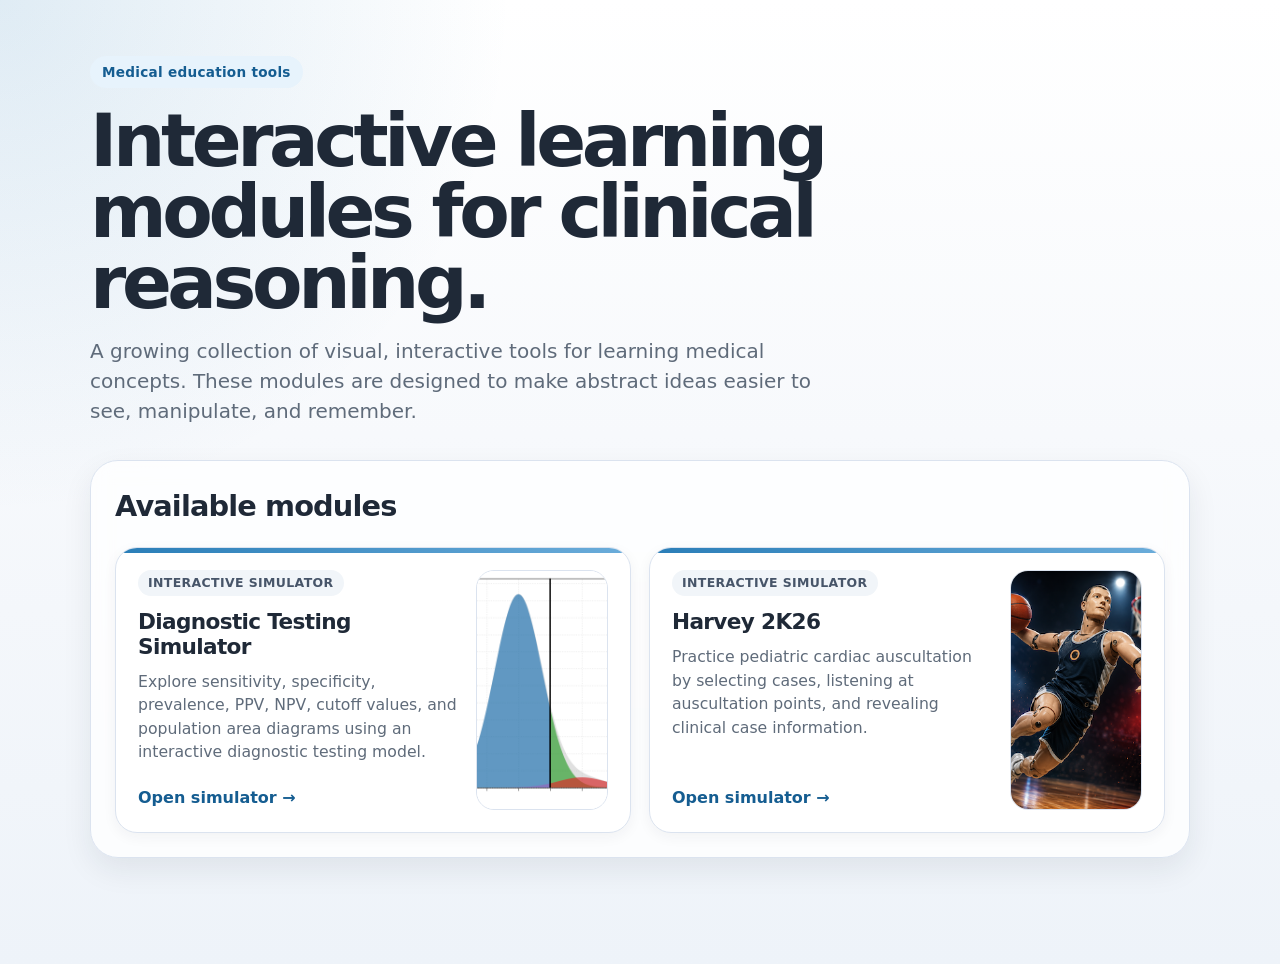
<file: index.html>
<!DOCTYPE html>
<html lang="en">
<head>
  <meta charset="UTF-8" />
  <meta name="viewport" content="width=device-width, initial-scale=1.0" />
  <title>Medical Education Tools</title>
  <link rel="stylesheet" href="assets/shared/css/meded-shared.css">
</head>
<body>
  <main class="page">
    <header>
      <span class="eyebrow">Medical education tools</span>
      <h1>Interactive learning modules for clinical reasoning.</h1>
      <p class="description">
        A growing collection of visual, interactive tools for learning medical concepts. These modules are designed to make abstract ideas easier to see, manipulate, and remember.
      </p>
    </header>

    <section class="hero-card" aria-labelledby="tools-heading">
      <div class="section-header">
        <div>
          <h2 id="tools-heading">Available modules</h2>
        </div>
      </div>

      <div class="tool-grid">
        <a class="tool-card" href="testing-simulator.html">
          <div class="tool-card-text">
            <span class="tool-type">Interactive simulator</span>
            <h3>Diagnostic Testing Simulator</h3>
            <p>
              Explore sensitivity, specificity, prevalence, PPV, NPV, cutoff values, and population area diagrams using an interactive diagnostic testing model.
            </p>
            <span class="tool-action">Open simulator →</span>
          </div>
          <img
            class="tool-thumbnail"
            src="assets/shared/images/testing-simulator-thumbnail.png"
            alt="Thumbnail preview of the diagnostic testing simulator"
          />
        </a>

        <a class="tool-card" href="auscultation-simulator.html">
          <div class="tool-card-text">
            <span class="tool-type">Interactive simulator</span>
            <h3>Harvey 2K26</h3>
            <p>
              Practice pediatric cardiac auscultation by selecting cases, listening at auscultation points, and revealing clinical case information.
            </p>
            <span class="tool-action">Open simulator →</span>
          </div>
          <img
            class="tool-thumbnail"
            src="assets/shared/images/auscultation-simulator-thumbnail.png"
            alt="Thumbnail preview of the pediatric heart sounds simulator"
          />
        </a>

        <!-- Copy and edit this card when you add another page.
        <a class="tool-card" href="your-new-page.html">
          <div class="tool-card-text">
            <span class="tool-type">Module type</span>
            <h3>Your New Module Title</h3>
            <p>
              Briefly describe what this page teaches or lets the learner explore.
            </p>
            <span class="tool-action">Open module →</span>
          </div>
          <img
            class="tool-thumbnail"
            src="assets/shared/images/your-thumbnail.png"
            alt="Thumbnail preview of your new module"
          />
        </a>
        -->

    </section>

    <footer>
      <p>
      
      </p>
    </footer>
  </main>
</body>
</html>
</file>
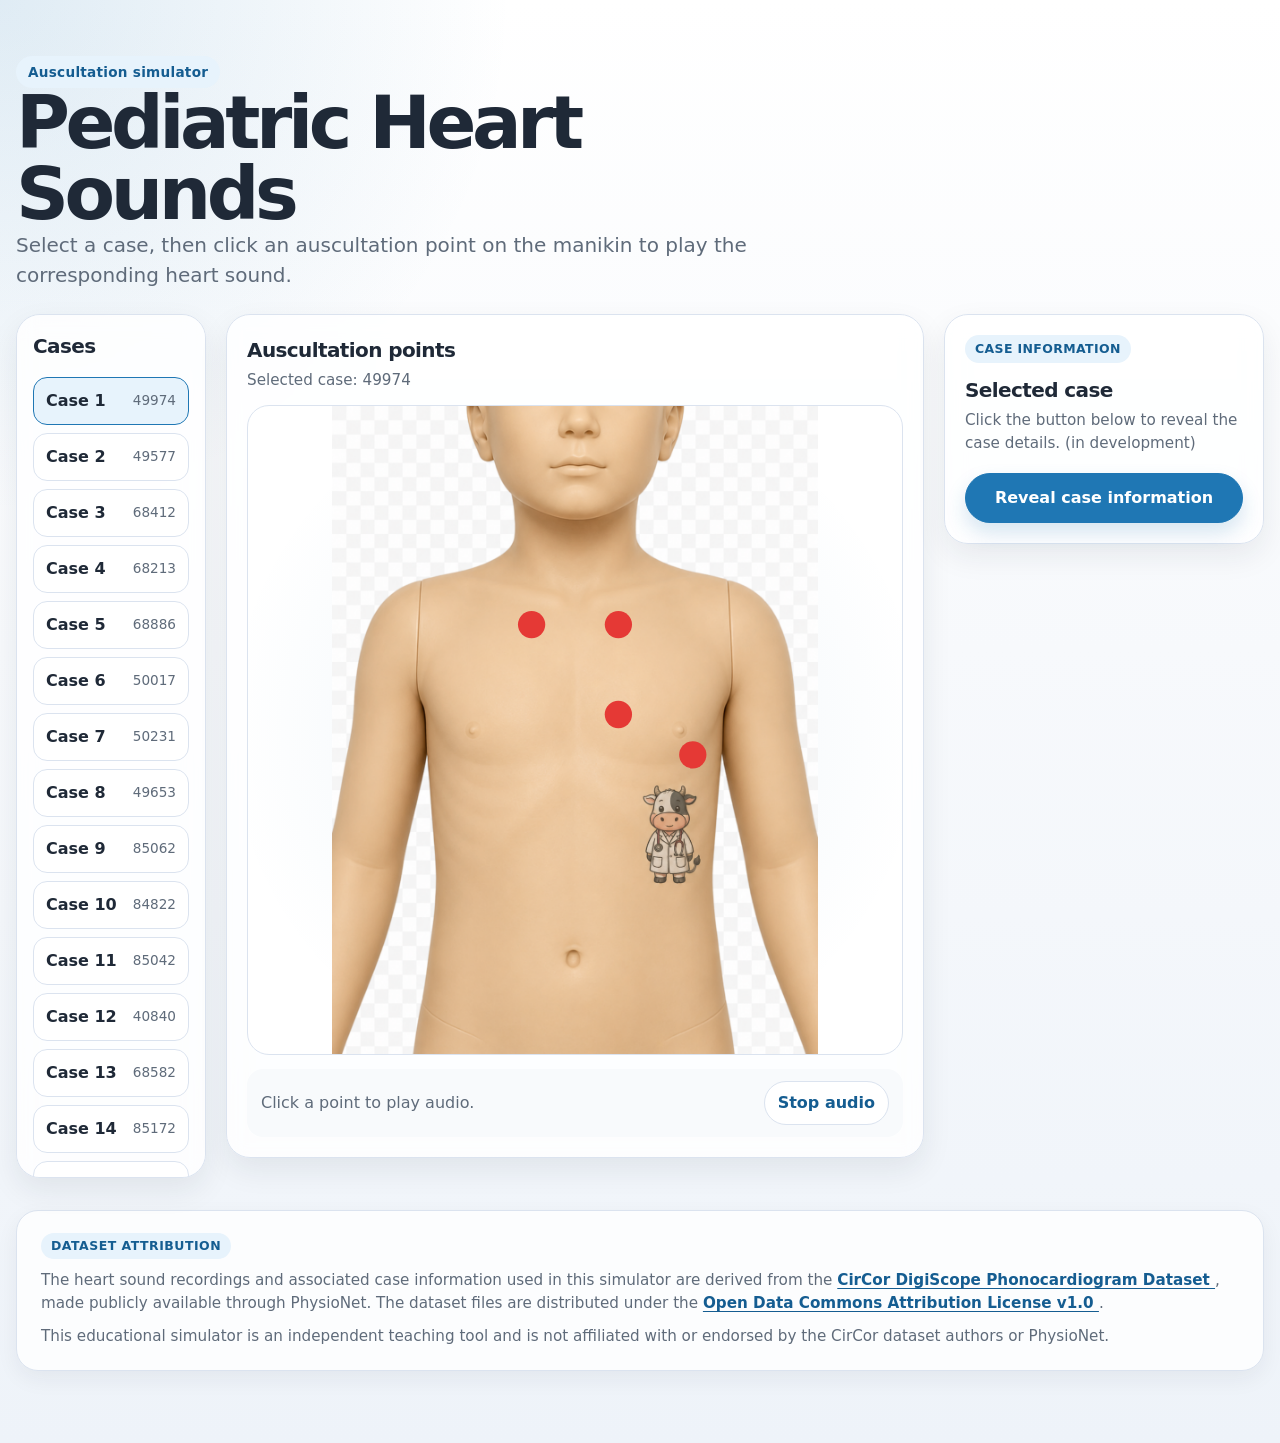
<file: auscultation-simulator.html>
<!DOCTYPE html>
<html lang="en">
<head>
  <meta charset="UTF-8" />
  <meta name="viewport" content="width=device-width, initial-scale=1.0" />
  <title>Pediatric Heart Sounds</title>

  <!-- Shared site styles. Adjust this href if your shared stylesheet lives elsewhere. -->
  <link rel="stylesheet" href="assets/shared/css/meded-shared.css" />

  <!-- Page-specific styles for the auscultation simulator. -->
  <link rel="stylesheet" href="assets/auscultation-simulator/css/auscultation-simulator.css" />
</head>
<body>
  <main class="page auscultation-page">
    <header class="sim-header">
      <div>
        <span class="eyebrow">Auscultation simulator</span>
        <h1>Pediatric Heart Sounds</h1>
        <p class="description">
          Select a case, then click an auscultation point on the manikin to play the corresponding heart sound.
        </p>
      </div>
    </header>

    <section class="sim-shell" aria-label="Pediatric heart sounds auscultation simulator">
      <aside class="case-sidebar" aria-labelledby="case-list-heading">
        <div class="sidebar-header">
          <h2 id="case-list-heading">Cases</h2>
        </div>
        <div id="caseList" class="case-list" aria-label="Case selector"></div>
      </aside>

      <section class="manikin-card" aria-labelledby="manikin-heading">
        <div class="section-header compact">
          <div>
            <h2 id="manikin-heading">Auscultation points</h2>
            <p class="section-note" id="selectedCaseText">Selected case: —</p>
          </div>
        </div>

        <div class="manikin-stage" id="manikinStage">
          <img
            class="manikin-image"
            src="assets/auscultation-simulator/images/manikin.png"
            alt="Pediatric manikin for cardiac auscultation"
          />

          <!-- The SVG overlay is displayed on top of the manikin. If the SVG contains elements
               with ids like aortic, pulmonic, tricuspid, mitral, AV, PV, TV, or MV, the script
               automatically makes those clickable. -->
          <object
            id="auscultation-overlay"
            class="auscultation-overlay"
            type="image/svg+xml"
            data="assets/auscultation-simulator/images/auscultation_points_overlay.svg"
            aria-label="Auscultation point overlay"
          ></object>

          <!-- Fallback invisible buttons. These keep the page usable if the embedded SVG ids change
               or if the browser blocks scripting into the object. Adjust percentages if needed. -->
          <button class="hotspot fallback-hotspot av" type="button" data-point="AV" aria-label="Play aortic valve area sound"></button>
          <button class="hotspot fallback-hotspot pv" type="button" data-point="PV" aria-label="Play pulmonic valve area sound"></button>
          <button class="hotspot fallback-hotspot tv" type="button" data-point="TV" aria-label="Play tricuspid valve area sound"></button>
          <button class="hotspot fallback-hotspot mv" type="button" data-point="MV" aria-label="Play mitral valve area sound"></button>
        </div>

        <div class="sound-controls" aria-live="polite">
          <p id="nowPlayingText">Click a point to play audio.</p>
          <button id="stopAudioButton" class="secondary-button" type="button">Stop audio</button>
        </div>
      </section>

      <aside class="case-info-card" aria-labelledby="case-info-heading">
        <div class="case-info-topline">Case information</div>
        <h2 id="case-info-heading">Selected case</h2>
        <p class="section-note" id="caseInfoLead">
          Click the button below to reveal the case details (in development).
        </p>

        <button id="revealCaseButton" class="primary-button" type="button">
          Reveal case information
        </button>

        <article id="caseInfoContent" class="case-info-content" hidden></article>
      </aside>
    </section>
    <section class="dataset-attribution-card" aria-labelledby="dataset-attribution-heading">
      <div class="dataset-attribution-kicker">Dataset attribution</div>

      <p>
        The heart sound recordings and associated case information used in this simulator
        are derived from the
        <a href="https://physionet.org/content/circor-heart-sound/1.0.3/" target="_blank" rel="noopener">
          CirCor DigiScope Phonocardiogram Dataset
        </a>,
        made publicly available through PhysioNet. The dataset files are distributed under the
        <a href="https://opendatacommons.org/licenses/by/1-0/" target="_blank" rel="noopener">
          Open Data Commons Attribution License v1.0
        </a>.
      </p>

      <p class="dataset-attribution-note">
        This educational simulator is an independent teaching tool and is not affiliated
        with or endorsed by the CirCor dataset authors or PhysioNet.
      </p>
    </section>
  </main>

  <script>
    /*
      Add or remove case codes here. The page will generate the sidebar buttons
      and load the matching audio and text files automatically.

      Expected file locations:
        assets/auscultation-simulator/audio/{caseCode}_AV.wav
        assets/auscultation-simulator/audio/{caseCode}_PV.wav
        assets/auscultation-simulator/audio/{caseCode}_TV.wav
        assets/auscultation-simulator/audio/{caseCode}_MV.wav
        assets/auscultation-simulator/other/{caseCode}.txt
    */
    const INCLUDED_CASE_CODES = [
        "49974",
        "49577",
        "68412",
        "68213",
        "68886",
        "50017",
        "50231",
        "49653",
        "85062",
        "84822",
        "85042",
        "40840",
        "68582",
        "85172",
        "85132",
        "84718",
        "85036",
        "84834",
        "50127",
        "68444",
        "46065",
        "36327",
        "49821",
        "45843",
        "50238",
        "49627",
        "55945",
        "68456",
        "69079",
        "68379",
        "23625",
        "49729",
        "49641",
        "68359",
        "51331",
    ];

    const AUDIO_BASE_PATH = "assets/auscultation-simulator/audio";
    const CASE_INFO_BASE_PATH = "assets/auscultation-simulator/other";

    const AUSCULTATION_POINTS = {
      AV: {
        displayName: "Aortic valve area",
        svgIds: ["AV", "av", "aortic", "aortic-valve", "aorticValve"]
      },
      PV: {
        displayName: "Pulmonic valve area",
        svgIds: ["PV", "pv", "pulmonic", "pulmonary", "pulmonic-valve", "pulmonicValve"]
      },
      TV: {
        displayName: "Tricuspid valve area",
        svgIds: ["TV", "tv", "tricuspid", "tricuspid-valve", "tricuspidValve"]
      },
      MV: {
        displayName: "Mitral valve area",
        svgIds: ["MV", "mv", "mitral", "mitral-valve", "mitralValve"]
      }
    };

    const caseList = document.getElementById("caseList");
    const selectedCaseText = document.getElementById("selectedCaseText");
    const nowPlayingText = document.getElementById("nowPlayingText");
    const stopAudioButton = document.getElementById("stopAudioButton");
    const revealCaseButton = document.getElementById("revealCaseButton");
    const caseInfoContent = document.getElementById("caseInfoContent");
    const caseInfoLead = document.getElementById("caseInfoLead");
    const overlayObject = document.getElementById("auscultation-overlay");

    let selectedCaseCode = INCLUDED_CASE_CODES[0] || null;
    let activeAudio = null;
    let caseInfoLoadedFor = null;

    function createCaseButtons() {
      caseList.innerHTML = "";

      if (!INCLUDED_CASE_CODES.length) {
        caseList.innerHTML = '<p class="empty-state">No cases have been added yet.</p>';
        return;
      }

      INCLUDED_CASE_CODES.forEach((caseCode, index) => {
        const button = document.createElement("button");
        button.type = "button";
        button.className = "case-button";
        button.dataset.caseCode = caseCode;
        button.innerHTML = `
          <span class="case-number">Case ${index + 1}</span>
          <span class="case-code">${caseCode}</span>
        `;
        button.addEventListener("click", () => selectCase(caseCode));
        caseList.appendChild(button);
      });
    }

    function selectCase(caseCode) {
      selectedCaseCode = caseCode;
      stopAudio();
      selectedCaseText.textContent = `Selected case: ${caseCode}`;
      nowPlayingText.textContent = "Click a point to play audio.";
      caseInfoLead.textContent = "Click the button below to reveal the case details. (in development)";
      caseInfoContent.hidden = true;
      caseInfoContent.innerHTML = "";
      caseInfoLoadedFor = null;
      revealCaseButton.textContent = "Reveal case information";
      revealCaseButton.setAttribute("aria-expanded", "false");

      document.querySelectorAll(".case-button").forEach((button) => {
        const isSelected = button.dataset.caseCode === caseCode;
        button.classList.toggle("is-selected", isSelected);
        button.setAttribute("aria-current", isSelected ? "true" : "false");
      });
    }

    function getAudioPath(caseCode, pointCode) {
      return `${AUDIO_BASE_PATH}/${caseCode}_${pointCode}.wav`;
    }

    function playPoint(pointCode) {
      if (!selectedCaseCode) return;

      stopAudio();

      const point = AUSCULTATION_POINTS[pointCode];
      const audioPath = getAudioPath(selectedCaseCode, pointCode);
      activeAudio = new Audio(audioPath);
      activeAudio.loop = true;

      activeAudio.addEventListener("error", () => {
        nowPlayingText.textContent = `Could not load ${selectedCaseCode}_${pointCode}.wav.`;
      });

      activeAudio.play()
        .then(() => {
          nowPlayingText.textContent = `Playing ${point.displayName} for case ${selectedCaseCode}.`;
        })
        .catch(() => {
          nowPlayingText.textContent = "Audio could not play. Try clicking the point again.";
        });
    }

    function stopAudio() {
      if (activeAudio) {
        activeAudio.pause();
        activeAudio.currentTime = 0;
        activeAudio = null;
      }
    }

    function textToHtml(text) {
      const escaped = text
        .replace(/&/g, "&amp;")
        .replace(/</g, "&lt;")
        .replace(/>/g, "&gt;");

      return escaped
        .split(/\n\s*\n/g)
        .map((paragraph) => `<p>${paragraph.replace(/\n/g, "<br>")}</p>`)
        .join("");
    }

    async function loadCaseInfo() {
      if (!selectedCaseCode) return;

      const isCurrentlyOpen = !caseInfoContent.hidden;
      if (isCurrentlyOpen && caseInfoLoadedFor === selectedCaseCode) {
        caseInfoContent.hidden = true;
        revealCaseButton.textContent = "Reveal case information";
        revealCaseButton.setAttribute("aria-expanded", "false");
        return;
      }

      revealCaseButton.disabled = true;
      revealCaseButton.textContent = "Loading…";

      try {
        const response = await fetch(`${CASE_INFO_BASE_PATH}/${selectedCaseCode}.txt`);
        if (!response.ok) throw new Error(`HTTP ${response.status}`);

        const text = await response.text();
        caseInfoContent.innerHTML = textToHtml(text);
        caseInfoContent.hidden = false;
        caseInfoLoadedFor = selectedCaseCode;
        caseInfoLead.textContent = `Case ${selectedCaseCode}`;
        revealCaseButton.textContent = "Hide case information";
        revealCaseButton.setAttribute("aria-expanded", "true");
      } catch (error) {
        caseInfoContent.innerHTML = `
          <p><strong>Case information could not be loaded.</strong></p>
          <p>Expected file: <code>${CASE_INFO_BASE_PATH}/${selectedCaseCode}.txt</code></p>
          <p>If you are opening this file directly from Finder, try viewing it through a local server or GitHub Pages so <code>fetch()</code> can load the text file.</p>
        `;
        caseInfoContent.hidden = false;
        revealCaseButton.textContent = "Hide case information";
        revealCaseButton.setAttribute("aria-expanded", "true");
      } finally {
        revealCaseButton.disabled = false;
      }
    }

    function wireFallbackHotspots() {
      document.querySelectorAll(".fallback-hotspot").forEach((button) => {
        button.addEventListener("click", () => playPoint(button.dataset.point));
      });
    }

    function wireSvgOverlay() {
      const svgDocument = overlayObject.contentDocument;

      if (!svgDocument) {
        console.error("Could not access SVG overlay document.");
        return;
      }

      const svgRoot = svgDocument.querySelector("svg");

      if (!svgRoot) {
        console.error("Could not find SVG root element.");
        return;
      }

      Object.entries(AUSCULTATION_POINTS).forEach(([pointCode, point]) => {
        const selectorList = point.svgIds
          .map((id) => `#${CSS.escape(id)}`)
          .join(", ");

        const elements = [
          ...svgDocument.querySelectorAll(selectorList),
          ...svgDocument.querySelectorAll(`[data-sound="${pointCode}"]`),
          ...svgDocument.querySelectorAll(`[data-point="${pointCode}"]`)
        ];

        const uniqueElements = [...new Set(elements)];

        uniqueElements.forEach((element) => {
          element.style.cursor = "pointer";
          element.setAttribute("tabindex", "0");
          element.setAttribute("role", "button");
          element.setAttribute("aria-label", `Play ${point.displayName} sound`);
          element.dataset.pointCode = pointCode;

          element.addEventListener("click", (event) => {
            event.preventDefault();
            event.stopPropagation();

            markSelectedSvgPoint(svgDocument, element);
            playPoint(pointCode);
          });

          element.addEventListener("keydown", (event) => {
            if (event.key === "Enter" || event.key === " ") {
              event.preventDefault();

              markSelectedSvgPoint(svgDocument, element);
              playPoint(pointCode);
            }
          });
        });
      });

      console.log("SVG overlay wired for auscultation points.");
    }

    function markSelectedSvgPoint(svgDocument, selectedElement) {
      svgDocument.querySelectorAll(".auscultation-point, [data-sound], [data-point]").forEach((element) => {
        element.classList.remove("selected");
        element.setAttribute("aria-selected", "false");
      });

      selectedElement.classList.add("selected");
      selectedElement.setAttribute("aria-selected", "true");
    }

    revealCaseButton.addEventListener("click", loadCaseInfo);
    stopAudioButton.addEventListener("click", () => {
      stopAudio();
      nowPlayingText.textContent = "Audio stopped.";
    });

    overlayObject.addEventListener("load", wireSvgOverlay);

    createCaseButtons();
    wireFallbackHotspots();
    if (selectedCaseCode) selectCase(selectedCaseCode);
  </script>
</body>
</html>
</file>
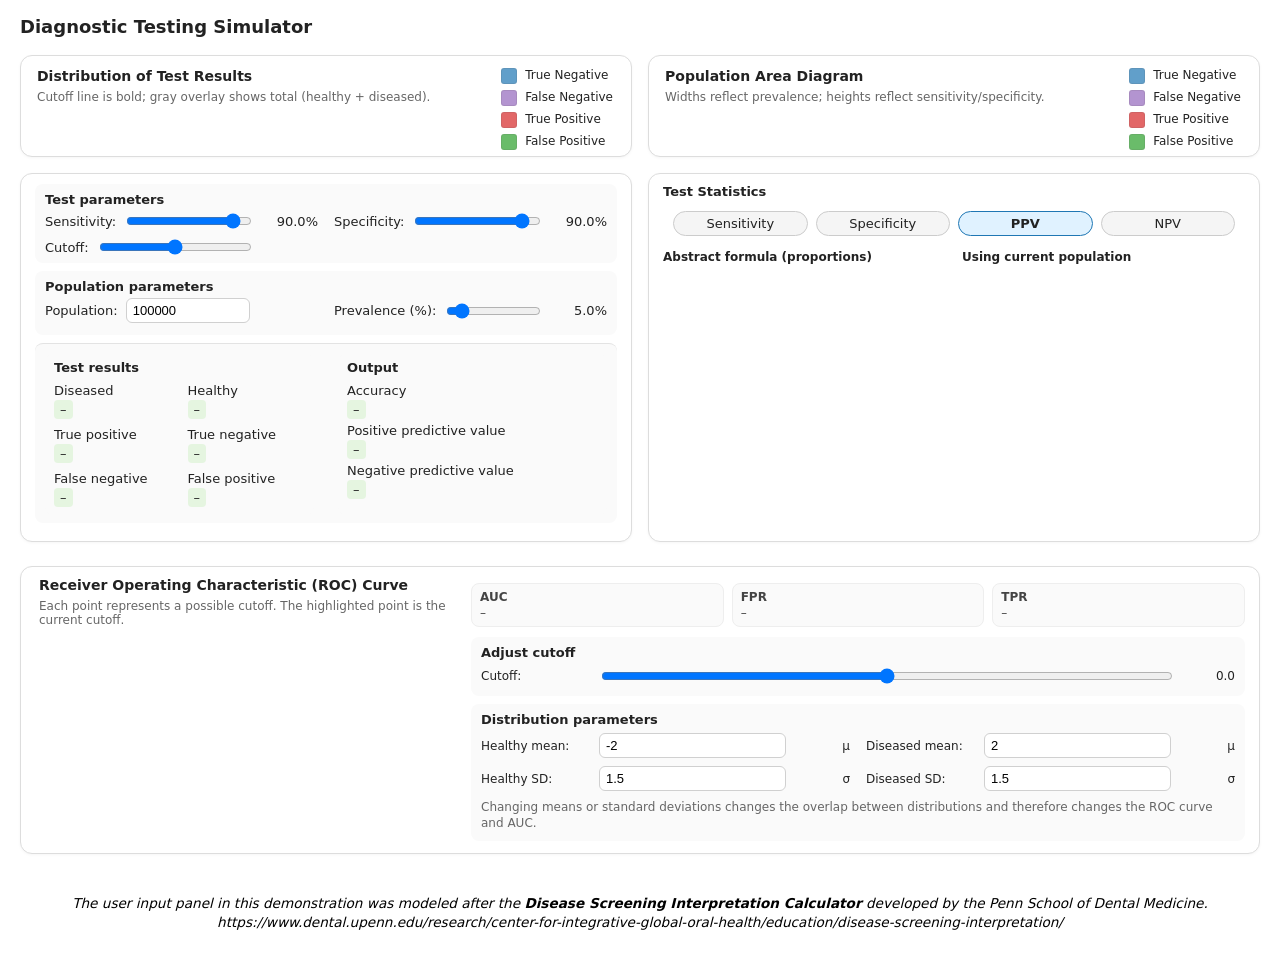
<file: testing-simulator.html>
<!DOCTYPE html>
<html lang="en">
<head>
  <meta charset="UTF-8" />
  <meta name="viewport" content="width=device-width, initial-scale=1.0"/>
  <title>Diagnostic Curves & Population Areas</title>
  <script src="https://d3js.org/d3.v7.min.js"></script>
  <style>
    :root{
      --blue:#1f77b4;       /* TN */
      --purple:#9467bd;     /* FN */
      --red:#d62728;        /* TP */
      --green:#2ca02c;      /* FP */
      --gray:#7f7f7f;       /* total */
      --grid:#e6e6e6;
      --axis:#4f4f4f;
    }
    body{
      margin:0;
      font-family: system-ui, -apple-system, Segoe UI, Roboto, Helvetica, Arial, "Apple Color Emoji","Segoe UI Emoji";
      color:#222;
      background:#fff;
    }
    header{
      padding:16px 20px 0;
    }
    h1{
      margin:0 0 8px 0;
      font-size:18px;
      font-weight:600;
    }

    /* Shared card min size */
    .card,
    .controls-card,
    .formula-card{
      min-width:280px;
    }

    /* --- Controls + calculations big card --- */
    .controls-card{
      margin:0;
      border:1px solid #ddd;
      border-radius:12px;
      padding:10px 14px 10px;
      box-shadow:0 1px 3px rgba(0,0,0,0.04);
      background:#fff;
    }
    .controls-title-row{
      display:grid;
      grid-template-columns: 1.2fr 1fr 1fr 1fr;
      gap:8px;
      border-bottom:1px solid #eee;
      padding:0 4px 6px;
      margin-bottom:6px;
      font-size:13px;
      font-weight:600;
    }
    .controls-title-row > div{
      text-align:left;
    }

    .controls-block{
      border-radius:8px;
      background:#fafafa;
      padding:8px 10px 6px;
      margin-bottom:8px;
    }
    .controls-block-header{
      font-size:13px;
      font-weight:600;
      margin-bottom:4px;
    }
    .controls-grid{
      display:grid;
      grid-template-columns: repeat(2, minmax(160px, 1fr));  /* 2 columns now */
      gap:6px 16px;
      align-items:center;
    }
    .slider-row{
      display:grid;
      grid-template-columns:auto 1fr auto;
      gap:8px;
      align-items:center;
      font-size:13px;
    }
    .slider-row label{
      white-space:nowrap;
    }
    input[type="range"]{
      width:100%;
    }
    input[type="number"]{
      width:100%;
      padding:4px 6px;
      border-radius:6px;
      border:1px solid #d0d0d0;
      font-size:13px;
      box-sizing:border-box;
    }
    .value-pill{
      min-width:60px;
      text-align:right;
      font-variant-numeric:tabular-nums;
    }

    /* --- Results area inside big card --- */
    .results-block{
      margin-top:4px;
      padding-top:6px;
      border-top:1px solid #e3e3e3;
    }
    .results-grid{
      display:grid;
      grid-template-columns: repeat(2, minmax(220px, 1fr));
      gap:8px 24px;
      padding:4px 0 2px;
      font-size:13px;
    }
    .results-column{
      border-radius:8px;
      background:#fafafa;
      padding:6px 9px;
    }
    .results-subtitle{
      font-weight:600;
      margin-bottom:6px;
    }

    /* Two-column layout inside "Test results" */
    .results-test-grid{
      display:grid;
      grid-template-columns: repeat(2, minmax(0, 1fr));
      gap:4px 16px;
    }
    .results-test-column{
      display:flex;
      flex-direction:column;
      gap:4px;
    }

    .results-row{
      display:flex;
      flex-direction:column;
      align-items:flex-start;
      padding:2px 0;
    }
    .results-label{
      font-weight:500;
      margin-bottom:1px;
    }
    .results-value{
      font-variant-numeric:tabular-nums;
      padding-left:2px;
    }
    .results-row.output .results-value{
      background:#e5f5e0;
      border-radius:4px;
      padding:2px 6px;
      display:inline-block;
      margin-top:1px;
    }

    /* --- Viz layout --- */
    .viz{
      display:flex;
      gap:16px;
      padding:10px 20px 6px;
      align-items:stretch;      /* equal height cards */
    }

    .viz .card{
      flex:1;                  /* 50/50 width split */
    }
    .card{
      border:1px solid #ddd;
      border-radius:12px;
      padding:12px 12px 6px;
      box-shadow: 0 1px 3px rgba(0,0,0,0.04);
      background:#fff;
    }
    .row{
      display:flex;
      gap:12px;
      align-items:flex-start;
      justify-content:space-between;
    }
    .legend{
      font-size:12px;
      line-height:1.3;
      display:flex;
      flex-direction:column;
      gap:6px;
      margin-left:12px;
      margin-right:6px;
    }
    .legend-item{
      display:flex;
      align-items:center;
      gap:8px;
    }
    .swatch{
      width:14px; height:14px;
      border:1px solid #00000020;
      border-radius:3px;
      flex:0 0 14px;
      opacity: 0.7;
    }
    .swatch.total{ background: rgba(127,127,127,.25); border-color:#7f7f7f40; }
    .swatch.tn{ background: var(--blue); }
    .swatch.fn{ background: var(--purple);}
    .swatch.tp{ background: var(--red);}
    .swatch.fp{ background: var(--green);}

    .grid line{ stroke: var(--grid); stroke-width:1; }
    .axis path, .axis line{ stroke: var(--axis); stroke-width:1; shape-rendering:crispEdges; }
    .axis text{ fill:#333; font-size:12px; }

    .panel-title{
      font-size:14px;
      font-weight:600;
      margin: 0 0 6px 4px;
    }
    .smallnote{ font-size:12px; color:#666; margin: 6px 0 0 4px;}

    .axis-label{
      font-size:12px;
      fill:#333;
    }
    .formula-card{
      margin:0;
      border:1px solid #ddd;
      border-radius:12px;
      padding:10px 14px 12px;
      box-shadow:0 1px 3px rgba(0,0,0,0.04);
      background:#fff;
    }
    .formula-header{
      font-size:13px;
      font-weight:600;
      margin-bottom:6px;
    }

    .formula-selector{
      display:grid;
      grid-template-columns: repeat(4, minmax(0, 1fr));
      gap:8px;
      margin-bottom:8px;
      padding:6px 10px;
      background:#fff;
    }

    /* Make the test-statistics toggles look like the viz toggle buttons */
    .metric-pill{
        position: relative;
        width: 100%;
        padding: 0;                 /* visual padding moved to span */
        border: none;               /* border handled on inner span */
        background: transparent;
        cursor: pointer;
    }

    /* Hide the native radio circle */
    .metric-pill input{
        position: absolute;
        opacity: 0;
        pointer-events: none;
        margin: 0;
    }

    /* The actual pill look */
    .metric-pill span{
        display: flex;
        align-items: center;
        justify-content: center;
        gap: 4px;

        width: 100%;
        padding: 4px 8px;           /* keeps the same size you liked */
        box-sizing: border-box;

        border: 1px solid #ccc;
        border-radius: 999px;
        background: #f5f5f5;
        font-size: 13px;
        transition: background 0.15s ease, border-color 0.15s ease;
    }

    /* When selected: blue highlight, stronger border, bold text */
        .metric-pill input:checked + span{
        background: #e0f2ff;        /* same feel as viz-toggle-btn.active */
        border-color: #1f77b4;
        font-weight: 600;
    }

    /* Layout for the abstract & numeric pieces */
    .formula-body{
      display:grid;
      grid-template-columns: repeat(2, minmax(0, 1fr));
      gap:8px 16px;
      font-size:12px;
      align-items:stretch;
    }

    .formula-block{
      display:flex;
      flex-direction:column;
      justify-content:flex-start;
      height:100%;
    }

    .formula-section-title{
      font-weight:600;
      margin-bottom:15px;
    }
    .formula-numeric{
      font-variant-numeric: tabular-nums;
    }

    .formula-equation{
      display:flex;
      align-items:center;
      gap:6px;
      margin-bottom:15px;
    }

    .fraction{
      display:inline-flex;
      flex-direction:column;
      align-items:center;
    }

    .frac-num,
    .frac-den{
      display:flex;
      align-items:center;
      justify-content:center;
    }

    .frac-bar{
      border-top:1.5px solid #333;
      width:100%;
      margin:1px 0;
    }

    .formula-numeric .fraction{
      margin: 0 4px;
    }

    .den-row{
      display:flex;
      align-items:center;
      gap:4px;
    }

    .den-plus{
      font-size:12px;
    }

    .formula-rect{
      display:inline-block;
      border-radius:3px;
      border:1px solid #00000033;
      vertical-align:middle;
      opacity:0.7;
    }

    .formula-rect.tp{ background: var(--red); }
    .formula-rect.fp{ background: var(--green); }
    .formula-rect.tn{ background: var(--blue); }
    .formula-rect.fn{ background: var(--purple); }

    .bottom-row{
      display:flex;
      gap:16px;
      padding:10px 20px 24px;
      align-items:stretch;
    }

    .bottom-row .controls-card,
    .bottom-row .formula-card{
      flex:1;
    }

    .roc-card{
      margin:0 20px 24px;
      border:1px solid #ddd;
      border-radius:12px;
      padding:10px 14px 12px;
      box-shadow:0 1px 3px rgba(0,0,0,0.04);
      background:#fff;
      font-size:12px;
    }

    .roc-card-inner{
      display:grid;
      grid-template-columns:minmax(280px, 420px) minmax(280px, 1fr);
      gap:16px;
      align-items:start;
    }

    .roc-plot-wrap{
      max-width:420px;
    }

    .roc-summary{
      display:grid;
      grid-template-columns: repeat(3, minmax(0, 1fr));
      gap:8px;
      margin:6px 0 10px;
      font-size:12px;
      color:#444;
      font-variant-numeric:tabular-nums;
    }

    .roc-summary-item{
      background:#fafafa;
      border:1px solid #eee;
      border-radius:8px;
      padding:6px 8px;
    }

    .roc-summary-item strong{
      display:block;
      font-weight:600;
      margin-bottom:2px;
    }

    .roc-control-block{
      border-radius:8px;
      background:#fafafa;
      padding:8px 10px 10px;
      margin-top:8px;
    }

    .roc-control-header{
      font-size:13px;
      font-weight:600;
      margin-bottom:6px;
    }

    .roc-control-grid{
      display:grid;
      grid-template-columns: repeat(2, minmax(0, 1fr));
      gap:8px 16px;
    }

    .roc-control-row{
      display:grid;
      grid-template-columns:110px minmax(0, 1fr) 56px;
      gap:8px;
      align-items:center;
    }

    .roc-control-row label{
      white-space:nowrap;
      font-weight:500;
    }

    .roc-control-row input[type="number"],
    .roc-control-row input[type="range"]{
      width:100%;
      box-sizing:border-box;
    }

    .roc-control-value{
      text-align:right;
      font-variant-numeric:tabular-nums;
    }

    .roc-note{
      font-size:12px;
      color:#666;
      margin-top:8px;
      line-height:1.35;
    }

    /* Optional: smaller font for bracket labels */
    .area-label{
      font-size:11px;
      fill:#333;
    }

    /* --- Mobile viz toggle --- */
    .viz-toggle{
      display:none; /* shown only on small screens */
      gap:8px;
      padding:8px 20px 0;
    }
    .viz-toggle-btn{
      flex:1;
      padding:10px 12px;
      border-radius:999px;
      border:1px solid #ccc;
      background:#f5f5f5;
      font-size:14px;
      font-weight:600;
      cursor:pointer;
      text-align:center;
      line-height:1.2;
    }
    .viz-toggle-btn.active{
      background:#e0f2ff;
      border-color:#1f77b4;
    }

    /* --- Responsive adjustments --- */
    @media (max-width: 800px){
      header{
        padding:10px 12px 0;
      }
      h1{
        font-size:16px;
      }

      .viz,
      .bottom-row{
        flex-direction:column;
        padding:8px 10px 4px;
      }

      .roc-card{
        margin:0 10px 16px;
      }

      .roc-card-inner{
        grid-template-columns:minmax(0, 1fr);
      }

      .roc-summary{
        grid-template-columns:minmax(0, 1fr);
      }

      .roc-control-grid{
        grid-template-columns:minmax(0, 1fr);
      }

      .roc-control-row{
        grid-template-columns:105px minmax(0, 1fr) 52px;
      }

      .controls-grid{
        grid-template-columns: minmax(0,1fr); /* sliders stack */
      }

      .results-grid{
        grid-template-columns: minmax(0,1fr);
      }

      .formula-body{
        grid-template-columns: minmax(0,1fr);
      }

      .formula-selector{
        grid-template-columns: repeat(2, minmax(0,1fr));
      }

      .viz-toggle{
        display:flex;
        padding:8px 10px 0;
      }
    }

    @media (min-width: 801px) and (max-width: 1200px){
        .viz,
        .bottom-row{
            flex-direction: column;
            padding: 10px 20px 6px;  /* keep desktop-ish padding */
        }

        /* Optional: let cards breathe a bit vertically */
        .viz .card,
        .bottom-row .controls-card,
        .bottom-row .formula-card{
            max-width: 100%;
        }
    }

  </style>
</head>
<body>
  <header>
    <h1>Diagnostic Testing Simulator</h1>
  </header>

  <!-- Viz section -->
  <section class="viz">
    <div class="card" id="gauss-card">
      <div class="row">
        <div>
          <div class="panel-title">Distribution of Test Results</div>
          <div id="gauss"></div>
          <div class="smallnote">Cutoff line is bold; gray overlay shows total (healthy + diseased).</div>
        </div>
        <div class="legend" aria-label="Legend">
          <div class="legend-item"><span class="swatch tn"></span> True Negative</div>
          <div class="legend-item"><span class="swatch fn"></span> False Negative</div>
          <div class="legend-item"><span class="swatch tp"></span> True Positive</div>
          <div class="legend-item"><span class="swatch fp"></span> False Positive</div>
        </div>
      </div>
    </div>

    <div class="card" id="areas-card">
      <div class="row">
        <div>
          <div class="panel-title">Population Area Diagram</div>
          <div id="areas"></div>
          <div class="smallnote">Widths reflect prevalence; heights reflect sensitivity/specificity.</div>
        </div>
        <div class="legend" aria-label="Legend">
          <div class="legend-item"><span class="swatch tn"></span> True Negative</div>
          <div class="legend-item"><span class="swatch fn"></span> False Negative</div>
          <div class="legend-item"><span class="swatch tp"></span> True Positive</div>
          <div class="legend-item"><span class="swatch fp"></span> False Positive</div>
        </div>
      </div>
    </div>
  </section>
  <!-- Mobile viz toggle -->
  <div class="viz-toggle" aria-label="Choose visualization">
    <button type="button" class="viz-toggle-btn active" data-target="gauss">
      Test Results Distribution
    </button>
    <button type="button" class="viz-toggle-btn" data-target="areas">
      Population Area Diagram
    </button>
  </div>

  <section class="bottom-row">
    <!-- Big controls + calculations card now at the bottom -->
    <section class="controls-card">

      <!-- Test parameters block -->
      <div class="controls-block">
        <div class="controls-block-header">Test parameters</div>
        <div class="controls-grid">
          <div class="slider-row">
            <label for="sens">Sensitivity:</label>
            <input type="range" id="sens" min="0.1" max="99.9" step="0.1" value="90">
            <span id="sens-val" class="value-pill">90.0%</span>
          </div>

          <div class="slider-row">
            <label for="spec">Specificity:</label>
            <input type="range" id="spec" min="0.1" max="99.9" step="0.1" value="90">
            <span id="spec-val" class="value-pill">90.0%</span>
          </div>

          <div class="slider-row">
            <label for="cutoff">Cutoff:</label>
            <input type="range" id="cutoff" min="-6" max="6" step="0.1" value="0">
            <span class="value-pill">&nbsp;</span>
          </div>
        </div>
      </div>

      <!-- Population parameters block -->
      <div class="controls-block">
        <div class="controls-block-header">Population parameters</div>
        <div class="controls-grid">
          <div class="slider-row">
            <label for="population">Population:</label>
            <input type="number" id="population" min="1" step="1" value="100000">
            <span class="value-pill">&nbsp;</span>
          </div>
          <div class="slider-row">
            <label for="prevalence">Prevalence (%):</label>
            <input type="range" id="prevalence" min="0.1" max="50" step="0.1" value="5.0">
            <span class="value-pill" id="prevalence-val">5.0%</span>
          </div>
          <div></div>
          <div></div>
        </div>
      </div>

      <!-- Counts / output block -->
      <div class="controls-block results-block">
        <div class="results-grid">
          <!-- Test results column -->
          <div class="results-column">
            <div class="results-subtitle">Test results</div>
            <div class="results-test-grid">
              <!-- Diseased side -->
              <div class="results-test-column">
                <div class="results-row output">
                  <span class="results-label">Diseased</span>
                  <span class="results-value" id="res-diseased">–</span>
                </div>
                <div class="results-row output">
                  <span class="results-label">True positive</span>
                  <span class="results-value" id="res-tp">–</span>
                </div>
                <div class="results-row output">
                  <span class="results-label">False negative</span>
                  <span class="results-value" id="res-fn">–</span>
                </div>
              </div>
              <!-- Healthy side -->
              <div class="results-test-column">
                <div class="results-row output">
                  <span class="results-label">Healthy</span>
                  <span class="results-value" id="res-healthy">–</span>
                </div>
                <div class="results-row output">
                  <span class="results-label">True negative</span>
                  <span class="results-value" id="res-tn">–</span>
                </div>
                <div class="results-row output">
                  <span class="results-label">False positive</span>
                  <span class="results-value" id="res-fp">–</span>
                </div>
              </div>
            </div>
          </div>

          <!-- Output column -->
          <div class="results-column">
            <div class="results-subtitle">Output</div>
            <div class="results-row output">
              <span class="results-label">Accuracy</span>
              <span class="results-value" id="res-acc">–</span>
            </div>
            <div class="results-row output">
              <span class="results-label">Positive predictive value</span>
              <span class="results-value" id="res-ppv">–</span>
            </div>
            <div class="results-row output">
              <span class="results-label">Negative predictive value</span>
              <span class="results-value" id="res-npv">–</span>
            </div>
          </div>
        </div>
      </div>
    </section>
    <section class="formula-card">
      <div class="formula-header">Test Statistics</div>

      <div class="formula-selector">
        <label class="metric-pill">
          <input type="radio" name="metric" value="sensitivity">
          <span>Sensitivity</span>
        </label>
        <label class="metric-pill">
          <input type="radio" name="metric" value="specificity">
          <span>Specificity</span>
        </label>
        <label class="metric-pill">
          <input type="radio" name="metric" value="ppv" checked>
          <span>PPV</span>
        </label>
        <label class="metric-pill">
          <input type="radio" name="metric" value="npv">
          <span>NPV</span>
        </label>
      </div>

      <div class="formula-body">
        <div class="formula-block">
          <div class="formula-section-title">Abstract formula (proportions)</div>
          <div id="formula-abstract"></div>
          <div id="formula-abstract-two"></div>
        </div>

        <div class="formula-block">
          <div class="formula-section-title">Using current population</div>
          <div id="formula-numeric" class="formula-numeric"></div>
        </div>
      </div>

    </section>
  </section>
  <section class="roc-card">
    <div class="roc-card-inner">
      <div class="roc-plot-wrap">
        <div class="panel-title">Receiver Operating Characteristic (ROC) Curve</div>
        <div id="roc"></div>
        <div class="smallnote">Each point represents a possible cutoff. The highlighted point is the current cutoff.</div>
      </div>

      <div class="roc-details">
        <div class="roc-summary">
          <div class="roc-summary-item"><strong>AUC</strong><span id="roc-auc">–</span></div>
          <div class="roc-summary-item"><strong>FPR</strong><span id="roc-fpr">–</span></div>
          <div class="roc-summary-item"><strong>TPR</strong><span id="roc-tpr">–</span></div>
        </div>

        <div class="roc-control-block">
          <div class="roc-control-header">Adjust cutoff</div>
          <div class="roc-control-row">
            <label for="roc-cutoff">Cutoff:</label>
            <input type="range" id="roc-cutoff" min="-6" max="6" step="0.1" value="0">
            <span class="roc-control-value" id="roc-cutoff-val">0.0</span>
          </div>
        </div>

        <div class="roc-control-block">
          <div class="roc-control-header">Distribution parameters</div>
          <div class="roc-control-grid">
            <div class="roc-control-row">
              <label for="mean-healthy">Healthy mean:</label>
              <input type="number" id="mean-healthy" step="0.1" value="-2">
              <span class="roc-control-value">μ</span>
            </div>
            <div class="roc-control-row">
              <label for="mean-diseased">Diseased mean:</label>
              <input type="number" id="mean-diseased" step="0.1" value="2">
              <span class="roc-control-value">μ</span>
            </div>
            <div class="roc-control-row">
              <label for="sd-healthy">Healthy SD:</label>
              <input type="number" id="sd-healthy" min="0.1" step="0.1" value="1.5">
              <span class="roc-control-value">σ</span>
            </div>
            <div class="roc-control-row">
              <label for="sd-diseased">Diseased SD:</label>
              <input type="number" id="sd-diseased" min="0.1" step="0.1" value="1.5">
              <span class="roc-control-value">σ</span>
            </div>
          </div>
          <div class="roc-note">Changing means or standard deviations changes the overlap between distributions and therefore changes the ROC curve and AUC.</div>
        </div>
      </div>
    </div>
  </section>

  <div style="
      margin-top: 40px;
      margin-bottom: 40px;
      font-size: 0.85rem;
      color: #000;
      text-align: center;
      line-height: 1.4;
    ">
      <em>
        The user input panel in this demonstration was modeled after the 
        <strong>Disease Screening Interpretation Calculator</strong> developed by the 
        Penn School of Dental Medicine.  
        <br>
        https://www.dental.upenn.edu/research/center-for-integrative-global-oral-health/education/disease-screening-interpretation/
      </em>
    </div>

  <script>
    // ------- Shared state
    let sensitivity = 0, specificity = 0, prevalence = 0.05;
    let currentCutoff = 0;
    let lastCounts = {TP:0, FN:0, TN:0, FP:0};

    let lastAreas = {
      TP: {w:0, h:0},
      FN: {w:0, h:0},
      TN: {w:0, h:0},
      FP: {w:0, h:0},
    };

    // ------- Plot configs
    const margin = {top: 8, right: 8, bottom: 28, left: 42};
    const W = 600, H = 400;
    const innerW = W - margin.left - margin.right;
    const innerH = H - margin.top - margin.bottom;

    const x = d3.scaleLinear().domain([-10, 10]).range([0, innerW]);
    const y = d3.scaleLinear().domain([0, 24000]).range([innerH, 0]);

    const xAxis = g => g
      .attr("class","axis")
      .attr("transform", `translate(0,${innerH})`)
      .call(d3.axisBottom(x).tickFormat(() => ""));
    const yAxis = g => g
      .attr("class","axis")
      .call(d3.axisLeft(y).tickFormat(() => ""));

    const xGrid = g => g
      .attr("class","grid")
      .attr("transform", `translate(0,${innerH})`)
      .call(d3.axisBottom(x).tickSize(-innerH).tickFormat(""))
      .selectAll("line").attr("stroke-dasharray","2,2");
    const yGrid = g => g
      .attr("class","grid")
      .call(d3.axisLeft(y).tickSize(-innerW).tickFormat(""))
      .selectAll("line").attr("stroke-dasharray","2,2");

    const area = d3.area()
      .x(d => x(d.x))
      .y0(innerH)
      .y1(d => y(d.y));

    // ------- Gaussian figure (responsive SVG)
    const svgG = d3.select("#gauss").append("svg")
      .attr("viewBox", `0 0 ${W} ${H}`)
      .style("width","100%")
      .style("height","auto");
    const gG = svgG.append("g")
      .attr("transform", `translate(${margin.left},${margin.top})`);

    const gXGrid = gG.append("g").call(xGrid);
    const gYGrid = gG.append("g").call(yGrid);
    const gXAxis = gG.append("g").call(xAxis);
    const gYAxis = gG.append("g").call(yAxis);

    // Axis labels
    svgG.append("text")
      .attr("class","axis-label")
      .attr("x", margin.left)
      .attr("y", H - 6)
      .attr("text-anchor","start")
      .text("Lower test values");

    svgG.append("text")
      .attr("class","axis-label")
      .attr("x", W - margin.right)
      .attr("y", H - 6)
      .attr("text-anchor","end")
      .text("Higher test values");

    svgG.append("text")
      .attr("class","axis-label")
      .attr("transform", `translate(12, ${margin.top + innerH/2}) rotate(-90)`)
      .attr("text-anchor","middle")
      .text("Number of individuals");

    const pTotal = gG.append("path")
      .attr("fill", "rgba(127,127,127,0.25)")
      .attr("stroke","none");

    const pTN = gG.append("path")
      .attr("fill", getComputedStyle(document.documentElement).getPropertyValue('--blue').trim())
      .attr("fill-opacity", 0.7);

    const pFP = gG.append("path")
      .attr("fill", getComputedStyle(document.documentElement).getPropertyValue('--green').trim())
      .attr("fill-opacity", 0.7);

    const pFN = gG.append("path")
      .attr("fill", getComputedStyle(document.documentElement).getPropertyValue('--purple').trim())
      .attr("fill-opacity", 0.7);

    const pTP = gG.append("path")
      .attr("fill", getComputedStyle(document.documentElement).getPropertyValue('--red').trim())
      .attr("fill-opacity", 0.7);


    const cutoffLine = gG.append("line")
      .attr("y1", y(30000)).attr("y2", y(0))
      .attr("stroke", "black").attr("stroke-width", 2.5);

    // ------- Area rectangles figure (responsive SVG, SHRUNK inner area for labels)
    const AW = 460, AH = 360;
    const Am = {top: 30, right: 100, bottom: 60, left: 100};  // big margins for brackets/labels
    const Asvg = d3.select("#areas").append("svg")
      .attr("viewBox", `0 0 ${AW} ${AH}`)
      .style("width","100%")
      .style("height","auto");
    const Ag = Asvg.append("g").attr("transform", `translate(${Am.left},${Am.top})`);
    const AinnerW = AW - Am.left - Am.right;
    const AinnerH = AH - Am.top - Am.bottom;

    const Ax = d3.scaleLinear().domain([0,1]).range([0, AinnerW]);
    const Ay = d3.scaleLinear().domain([0,1]).range([AinnerH, 0]);

    const colors = window.getComputedStyle(document.documentElement);
    const rFN = Ag.append("rect").attr("fill", colors.getPropertyValue('--purple').trim()).attr("stroke","#000").attr("stroke-width",1).attr("fill-opacity",0.7);
    const rTP = Ag.append("rect").attr("fill", colors.getPropertyValue('--red').trim()).attr("stroke","#000").attr("stroke-width",1).attr("fill-opacity",0.7);
    const rTN = Ag.append("rect").attr("fill", colors.getPropertyValue('--blue').trim()).attr("stroke","#000").attr("stroke-width",1).attr("fill-opacity",0.7);
    const rFP = Ag.append("rect").attr("fill", colors.getPropertyValue('--green').trim()).attr("stroke","#000").attr("stroke-width",1).attr("fill-opacity",0.7);

    // --- Bracket paths + labels ---

    // Left-side vertical brackets (Sensitivity and 1 - Sensitivity)
    const brSens = Ag.append("path").attr("stroke","#333").attr("fill","none").attr("stroke-width",1.5);
    const brOneMinusSens = Ag.append("path").attr("stroke","#333").attr("fill","none").attr("stroke-width",1.5);

    const lblSens = Ag.append("text")
      .attr("class","area-label")
      .attr("text-anchor","end");

    const lblOneMinusSens = Ag.append("text")
      .attr("class","area-label")
      .attr("text-anchor","end");

    // Right-side vertical brackets (Specificity and 1 - Specificity)
    const brSpec = Ag.append("path").attr("stroke","#333").attr("fill","none").attr("stroke-width",1.5);
    const brOneMinusSpec = Ag.append("path").attr("stroke","#333").attr("fill","none").attr("stroke-width",1.5);

    const lblSpec = Ag.append("text")
      .attr("class","area-label")
      .attr("text-anchor","start");

    const lblOneMinusSpec = Ag.append("text")
      .attr("class","area-label")
      .attr("text-anchor","start");

    // Bottom horizontal brackets (Prevalence and 1 - Prevalence)
    const brPrev = Ag.append("path").attr("stroke","#333").attr("fill","none").attr("stroke-width",1.5);
    const brOneMinusPrev = Ag.append("path").attr("stroke","#333").attr("fill","none").attr("stroke-width",1.5);

    const lblPrev = Ag.append("text")
      .attr("class","area-label")
      .attr("text-anchor","middle");

    const lblOneMinusPrev = Ag.append("text")
      .attr("class","area-label")
      .attr("text-anchor","middle");

    // ------- ROC figure
    const RW = 420, RH = 420;
    const Rm = {top: 24, right: 24, bottom: 54, left: 54};
    const RinnerW = RW - Rm.left - Rm.right;
    const RinnerH = RH - Rm.top - Rm.bottom;

    const Rx = d3.scaleLinear().domain([0, 1]).range([0, RinnerW]);
    const Ry = d3.scaleLinear().domain([0, 1]).range([RinnerH, 0]);

    const Rsvg = d3.select("#roc").append("svg")
      .attr("viewBox", `0 0 ${RW} ${RH}`)
      .style("width", "100%")
      .style("height", "auto");

    const Rg = Rsvg.append("g")
      .attr("transform", `translate(${Rm.left},${Rm.top})`);

    Rg.append("g")
      .attr("class", "grid")
      .attr("transform", `translate(0,${RinnerH})`)
      .call(d3.axisBottom(Rx).ticks(6).tickSize(-RinnerH).tickFormat(""))
      .selectAll("line").attr("stroke-dasharray", "2,2");

    Rg.append("g")
      .attr("class", "grid")
      .call(d3.axisLeft(Ry).ticks(6).tickSize(-RinnerW).tickFormat(""))
      .selectAll("line").attr("stroke-dasharray", "2,2");

    Rg.append("g")
      .attr("class", "axis")
      .attr("transform", `translate(0,${RinnerH})`)
      .call(d3.axisBottom(Rx).ticks(6).tickFormat(d3.format(".1f")));

    Rg.append("g")
      .attr("class", "axis")
      .call(d3.axisLeft(Ry).ticks(6).tickFormat(d3.format(".1f")));

    Rsvg.append("text")
      .attr("class", "axis-label")
      .attr("x", Rm.left + RinnerW/2)
      .attr("y", RH - 10)
      .attr("text-anchor", "middle")
      .text("False positive rate (1 − specificity)");

    Rsvg.append("text")
      .attr("class", "axis-label")
      .attr("transform", `translate(16, ${Rm.top + RinnerH/2}) rotate(-90)`)
      .attr("text-anchor", "middle")
      .text("True positive rate (sensitivity)");

    Rg.append("line")
      .attr("x1", Rx(0)).attr("y1", Ry(0))
      .attr("x2", Rx(1)).attr("y2", Ry(1))
      .attr("stroke", "#999")
      .attr("stroke-dasharray", "5,5")
      .attr("stroke-width", 1.5);

    const rocLine = d3.line()
      .x(d => Rx(d.fpr))
      .y(d => Ry(d.tpr));

    const rocPath = Rg.append("path")
      .attr("fill", "none")
      .attr("stroke", "#1f77b4")
      .attr("stroke-width", 2.5);

    const rocPoint = Rg.append("circle")
      .attr("r", 5)
      .attr("fill", "#d62728")
      .attr("stroke", "#fff")
      .attr("stroke-width", 1.5);

    const rocPointLabel = Rg.append("text")
      .attr("class", "area-label")
      .attr("dx", 8)
      .attr("dy", -8)
      .text("current");

    // ------- Math helpers
    function gaussian(n, x, mean, sigma) {
      return ( n / (sigma * Math.sqrt(2 * Math.PI))) * Math.exp(-0.5 * Math.pow((x - mean) / sigma, 2));
    }
    function integrate(series){
      let area=0;
      for(let i=1;i<series.length;i++){
        const dx = series[i].x - series[i-1].x;
        area += 0.5 * (series[i].y + series[i-1].y) * dx;
      }
      return area;
    }
    function areaRatioCalculator(leftSeg, rightSeg){
      const a1 = integrate(leftSeg);
      const a2 = integrate(rightSeg);
      return (a1 + a2) === 0 ? 0 : a1 / (a1 + a2);
    }

    function computeSensSpecForCutoff(cutoff, params){
      const {prevalence, meanHealthy, meanDisease, sdHealthy, sdDisease} = params;

      // Use a fixed internal scale so curves don't change with Population setting
      const sickPop    = TOTAL_SCALE * prevalence;
      const healthyPop = TOTAL_SCALE - sickPop;

      const left  = d3.range(XMIN,  cutoff + DX, DX);
      const right = d3.range(cutoff, XMAX + DX, DX);

      const dataHealthyLeft  = left.map(x => ({x, y: gaussian(healthyPop, x, meanHealthy, sdHealthy)}));
      const dataHealthyRight = right.map(x => ({x, y: gaussian(healthyPop, x, meanHealthy, sdHealthy)}));
      const dataDiseaseLeft  = left.map(x => ({x, y: gaussian(sickPop,    x, meanDisease, sdDisease)}));
      const dataDiseaseRight = right.map(x => ({x, y: gaussian(sickPop,   x, meanDisease, sdDisease)}));

      const specificity = areaRatioCalculator(dataHealthyLeft, dataHealthyRight);
      const sensitivity = areaRatioCalculator(dataDiseaseRight, dataDiseaseLeft);

      return {
        sensitivity,
        specificity,
        segments: {dataHealthyLeft, dataHealthyRight, dataDiseaseLeft, dataDiseaseRight}
      };
    }

    function computeRocData(params){
      const points = [];

      // Start at a very high cutoff near (0,0), then move toward a very low cutoff near (1,1).
      for(let c = XMAX; c >= XMIN; c -= DX){
        const {sensitivity: tpr, specificity: spec} = computeSensSpecForCutoff(c, params);
        points.push({cutoff: c, tpr, fpr: 1 - spec});
      }

      // Ensure the plotted curve and AUC calculation run left-to-right.
      points.sort((a,b) => a.fpr - b.fpr || a.tpr - b.tpr);

      let auc = 0;
      for(let i = 1; i < points.length; i++){
        const dx = points[i].fpr - points[i-1].fpr;
        const avgY = 0.5 * (points[i].tpr + points[i-1].tpr);
        auc += dx * avgY;
      }

      return {points, auc};
    }

    function updateRocCurve(params, currentSensitivity, currentSpecificity){
      const {points, auc} = computeRocData(params);
      const currentFpr = 1 - currentSpecificity;
      const currentTpr = currentSensitivity;

      rocPath.datum(points).attr("d", rocLine);

      rocPoint
        .attr("cx", Rx(currentFpr))
        .attr("cy", Ry(currentTpr));

      rocPointLabel
        .attr("x", Rx(currentFpr))
        .attr("y", Ry(currentTpr));

      const fmt3 = x => isNaN(x) ? "–" : x.toFixed(3);
      document.getElementById("roc-auc").textContent = fmt3(auc);
      document.getElementById("roc-fpr").textContent = fmt3(currentFpr);
      document.getElementById("roc-tpr").textContent = fmt3(currentTpr);
    }

    function updateResultsCard(N, prevalence, sensitivity, specificity){
      const diseased = N * prevalence;
      const healthy  = N - diseased;

      const TP = diseased * sensitivity;
      const FN = diseased * (1 - sensitivity);
      const TN = healthy  * specificity;
      const FP = healthy  * (1 - specificity);

      const accuracy = (TP + TN) / N;
      const PPV = (TP + FP) > 0 ? TP / (TP + FP) : NaN;
      const NPV = (TN + FN) > 0 ? TN / (TN + FN) : NaN;

      const fmtCount = x => Math.round(x).toLocaleString();
      const fmtPct = x => isNaN(x) ? "–" : (x*100).toFixed(1) + "%";

      document.getElementById("res-diseased").textContent = fmtCount(diseased);
      document.getElementById("res-healthy").textContent  = fmtCount(healthy);
      document.getElementById("res-tp").textContent       = fmtCount(TP);
      document.getElementById("res-fp").textContent       = fmtCount(FP);
      document.getElementById("res-fn").textContent       = fmtCount(FN);
      document.getElementById("res-tn").textContent       = fmtCount(TN);

      document.getElementById("res-acc").textContent  = fmtPct(accuracy);
      document.getElementById("res-ppv").textContent  = fmtPct(PPV);
      document.getElementById("res-npv").textContent  = fmtPct(NPV);

      // Save counts for the formula card
      lastCounts = {TP, FN, TN, FP};

      // Refresh the formula card for the currently selected metric
      updateFormulaDisplay();
    }

    function updateFormulaDisplay(){
      const metricInput = document.querySelector('input[name="metric"]:checked');
      if (!metricInput) return;

      const metric = metricInput.value;
      const {TP, FN, TN, FP} = lastCounts;
      const abstractDiv = document.getElementById("formula-abstract");
      const abstractDivTwo = document.getElementById("formula-abstract-two");
      const numericDiv  = document.getElementById("formula-numeric");
      if (!abstractDiv || !numericDiv) return;

      const fmtCount = x => Math.round(x).toLocaleString();
      const fmtPct = x => isNaN(x) ? "–" : (x*100).toFixed(1) + "%";

      const metricDefs = {
        sensitivity: {
          short: "Sensitivity",
          long:  "Sensitivity",
          numKey: "TP",
          denKeys: ["TP", "FN"],
          numLabel: "TP",
          denLabel1: "TP",
          denLabel2: "FN",
        },
        specificity: {
          short: "Specificity",
          long:  "Specificity",
          numKey: "TN",
          denKeys: ["TN", "FP"],
          numLabel: "TN",
          denLabel1: "TN",
          denLabel2: "FP",
        },
        ppv: {
          short: "PPV",
          long:  "PPV",
          numKey: "TP",
          denKeys: ["TP", "FP"],
          numLabel: "TP",
          denLabel1: "TP",
          denLabel2: "FP",
        },
        npv: {
          short: "NPV",
          long:  "NPV",
          numKey: "TN",
          denKeys: ["TN", "FN"],
          numLabel: "TN",
          denLabel1: "TN",
          denLabel2: "FN",
        },
      };

      const def = metricDefs[metric];
      if (!def) return;

      const counts = {TP, FN, TN, FP};
      const numValue   = counts[def.numKey];
      const denValue1  = counts[def.denKeys[0]];
      const denValue2  = counts[def.denKeys[1]];
      const denominatorTotal = denValue1 + denValue2;
      const value = denominatorTotal > 0 ? numValue / denominatorTotal : NaN;

      const keyToClass = k => k.toLowerCase();

      function rectHTML(key){
        const a = lastAreas[key];
        if (!a) return "";

        const SCALE = 0.25;
        const MIN   = 8;

        const width  = Math.max(MIN, a.h * SCALE);
        const height = Math.max(MIN, a.w * SCALE);

        return `<span class="formula-rect ${keyToClass(key)}"
                      style="width:${width}px;height:${height}px;"></span>`;
      }

      const numRectHTML   = rectHTML(def.numKey);
      const denRect1HTML  = rectHTML(def.denKeys[0]);
      const denRect2HTML  = rectHTML(def.denKeys[1]);

      abstractDiv.innerHTML =
        `<div class="formula-equation">
          <span>${def.short} =</span>
          <span class="fraction">
            <span class="frac-num">${numRectHTML}</span>
            <span class="frac-bar"></span>
            <span class="frac-den">
              <span class="den-row">
                ${denRect1HTML}
                <span class="den-plus">+</span>
                ${denRect2HTML}
              </span>
            </span>
          </span>
        </div>`;

      // ----- 1) Rectangles-based abstract formula -----
      if (denominatorTotal > 0){
        // ----- 3) Extra Bayes-style rows for PPV and NPV -----
        let bayesHTML = "";

        const sensDec = sensitivity;   // 0–1
        const specDec = specificity;   // 0–1
        const prevDec = prevalence;    // 0–1
        const oneMinusPrev = 1 - prevDec;

        if (metric === "ppv") {
          // PPV = (Sens * Prev) / [Sens * Prev + (1 - Spec)*(1 - Prev)]
          const num = sensDec * prevDec;
          const den = num + (1 - specDec) * oneMinusPrev;
          const bayesVal = den > 0 ? num / den : NaN;

          bayesHTML = `
            <div class="formula-equation formula-numeric">
              <span>=</span>
              <span class="fraction">
                <span class="frac-num">(Sens)(Prev)</span>
                <span class="frac-bar"></span>
                <span class="frac-den">
                  (Sens)(Prev)
                  &nbsp;+&nbsp;
                  (1 − Spec)(1 − Prev)
                </span>
              </span>
            </div>
            <div class="formula-equation formula-numeric">
              <span>=</span>
              <span class="fraction">
                <span class="frac-num">(${sensDec.toFixed(3)})(${prevDec.toFixed(3)})</span>
                <span class="frac-bar"></span>
                <span class="frac-den">
                  (${sensDec.toFixed(3)})(${prevDec.toFixed(3)})
                  &nbsp;+&nbsp;
                  (1 − ${specDec.toFixed(3)})(1 − ${prevDec.toFixed(3)})
                </span>
              </span>
            </div>
            <div class="formula-equation formula-numeric">
              <span>≈ ${fmtPct(bayesVal)}</span>
            </div>
          `;
          abstractDivTwo.innerHTML = bayesHTML;
        } else if (metric === "npv") {
          // NPV = [Spec * (1 - Prev)] / [(1 - Sens)*Prev + Spec*(1 - Prev)]
          const num = specDec * oneMinusPrev;
          const den = (1 - sensDec) * prevDec + specDec * oneMinusPrev;
          const bayesVal = den > 0 ? num / den : NaN;

          bayesHTML = `
            <div class="formula-equation formula-numeric">
              <span>=</span>
              <span class="fraction">
                <span class="frac-num">(Spec)(1 − Prev)</span>
                <span class="frac-bar"></span>
                <span class="frac-den">
                  (Spec)(1 − Prev)
                  &nbsp;+&nbsp;
                  (1 − Sens)(Prev)
                </span>
              </span>
            </div>
            <div class="formula-equation formula-numeric">
              <span>=</span>
              <span class="fraction">
                <span class="frac-num">(${specDec.toFixed(3)})(1 − ${prevDec.toFixed(3)})</span>
                <span class="frac-bar"></span>
                <span class="frac-den">
                  (1 − ${sensDec.toFixed(3)})(${prevDec.toFixed(3)})
                  &nbsp;+&nbsp;
                  (${specDec.toFixed(3)})(1 − ${prevDec.toFixed(3)})
                </span>
              </span>
            </div>
            <div class="formula-equation formula-numeric">
              <span>≈ ${fmtPct(bayesVal)}</span>
            </div>
          `;
          abstractDivTwo.innerHTML = bayesHTML;
        }
      } else {
        abstractDiv.textContent = `${def.long} is undefined for the current settings.`;
      }

      // ----- 2) Counts-based numeric fraction (always shown) -----
      if (denominatorTotal > 0){
        let numericHTML = `
          <div class="formula-equation formula-numeric">
            <span>${def.long} =</span>
            <span class="fraction">
              <span class="frac-num">${def.numLabel}</span>
              <span class="frac-bar"></span>
              <span class="frac-den">${def.denLabel1} + ${def.denLabel2}</span>
            </span>
            <span>=</span>
            <span class="fraction">
              <span class="frac-num">${fmtCount(numValue)}</span>
              <span class="frac-bar"></span>
              <span class="frac-den">${fmtCount(denValue1)} + ${fmtCount(denValue2)}</span>
            </span>
            <span>= ${fmtPct(value)}</span>
          </div>
        `;

        numericDiv.innerHTML = numericHTML;
      } else {
        numericDiv.textContent = `${def.long} is undefined for the current settings.`;
      }
    }

    // ------- Data & update
    const DX = 0.1;
    const XMIN = -10, XMAX = 10;
    const DEFAULT_SD = 1.5;

    const TOTAL_SCALE = 90000;

    function getParams(){
      const population = parseInt(document.getElementById("population").value,10) || 100000;
      const prevalencePct = parseFloat(document.getElementById("prevalence").value) || 5.0;
      const prevalence = Math.min(Math.max(prevalencePct/100, 0),1);

      const meanHealthy = parseFloat(document.getElementById("mean-healthy")?.value) || -2;
      const meanDisease = parseFloat(document.getElementById("mean-diseased")?.value) || 2;
      const sdHealthyRaw = parseFloat(document.getElementById("sd-healthy")?.value) || DEFAULT_SD;
      const sdDiseaseRaw = parseFloat(document.getElementById("sd-diseased")?.value) || DEFAULT_SD;
      const sdHealthy = Math.max(sdHealthyRaw, 0.1);
      const sdDisease = Math.max(sdDiseaseRaw, 0.1);

      return {population, prevalence, meanHealthy, meanDisease, sdHealthy, sdDisease};
    }

    function renderAll(){
      const params = getParams();
      const {population, prevalence:prev, meanHealthy, meanDisease, sdHealthy, sdDisease} = params;

      const {sensitivity: sens, specificity: spec} =
        computeSensSpecForCutoff(currentCutoff, params);

      sensitivity = sens;
      specificity = spec;
      prevalence = prev;

      const sensPct = (sens*100);
      const specPct = (spec*100);
      document.getElementById("sens").value = sensPct.toFixed(1);
      document.getElementById("spec").value = specPct.toFixed(1);
      document.getElementById("sens-val").textContent = sensPct.toFixed(1) + "%";
      document.getElementById("spec-val").textContent = specPct.toFixed(1) + "%";
      document.getElementById("cutoff").value = currentCutoff.toFixed(1);
      document.getElementById("prevalence-val").textContent =
        (prev*100).toFixed(1) + "%";

      const healthyPop = TOTAL_SCALE * (1 - prev);
      const sickPop    = TOTAL_SCALE - healthyPop;

      const left  = d3.range(XMIN,  currentCutoff + DX, DX);
      const right = d3.range(currentCutoff, XMAX + DX, DX);
      const full  = d3.range(XMIN, XMAX + DX, DX);

      const dataHealthyLeft  = left.map(x => ({x, y: gaussian(healthyPop, x, meanHealthy, sdHealthy)}));
      const dataHealthyRight = right.map(x => ({x, y: gaussian(healthyPop, x, meanHealthy, sdHealthy)}));
      const dataDiseaseLeft  = left.map(x => ({x, y: gaussian(sickPop,    x, meanDisease, sdDisease)}));
      const dataDiseaseRight = right.map(x => ({x, y: gaussian(sickPop,   x, meanDisease, sdDisease)}));
      const dataTotal = full.map(x => ({
        x,
        y: gaussian(healthyPop, x, meanHealthy, sdHealthy) +
           gaussian(sickPop,    x, meanDisease, sdDisease)
      }));

      const maxY = d3.max(dataTotal, d => d.y) || 24000;
      y.domain([0, maxY * 1.08]);
      gXGrid.call(xGrid);
      gYGrid.call(yGrid);
      gXAxis.call(xAxis);
      gYAxis.call(yAxis);

      pTotal.datum(dataTotal).attr("d", area);
      pTN.datum(dataHealthyLeft).attr("d", area);
      pFP.datum(dataHealthyRight).attr("d", area);
      pFN.datum(dataDiseaseLeft).attr("d", area);
      pTP.datum(dataDiseaseRight).attr("d", area);

      cutoffLine
        .attr("x1", x(currentCutoff))
        .attr("x2", x(currentCutoff))
        .attr("y1", y(maxY * 1.08))
        .attr("y2", y(0));

      document.getElementById("roc-cutoff").value = currentCutoff.toFixed(1);
      document.getElementById("roc-cutoff-val").textContent = currentCutoff.toFixed(1);

      // Update area rectangles using prevalence/sensitivity/specificity
      const diseasedW = prev;
      const healthyW  = 1 - prev;
      const tpH = sens;
      const fnH = 1 - sens;
      const tnH = spec;
      const fpH = 1 - spec;

      const fnWidth  = Ax(diseasedW) - Ax(0);
      const fnHeight = Ay(0) - Ay(fnH);

      const tpWidth  = Ax(diseasedW) - Ax(0);
      const tpHeight = Ay(fnH) - Ay(fnH + tpH);

      const tnWidth  = Ax(diseasedW + healthyW) - Ax(diseasedW);
      const tnHeight = Ay(0) - Ay(tnH);

      const fpWidth  = Ax(diseasedW + healthyW) - Ax(diseasedW);
      const fpHeight = Ay(tnH) - Ay(tnH + fpH);

      lastAreas = {
        FN: { w: fnWidth, h: fnHeight },
        TP: { w: tpWidth, h: tpHeight },
        TN: { w: tnWidth, h: tnHeight },
        FP: { w: fpWidth, h: fpHeight },
      };

      // Rectangles
      rFN
        .attr("x", Ax(0))
        .attr("y", Ay(fnH))
        .attr("width", fnWidth)
        .attr("height", fnHeight);

      rTP
        .attr("x", Ax(0))
        .attr("y", Ay(fnH + tpH))
        .attr("width", tpWidth)
        .attr("height", tpHeight);

      rTN
        .attr("x", Ax(diseasedW))
        .attr("y", Ay(fpH + tnH))
        .attr("width", tnWidth)
        .attr("height", tnHeight);

      rFP
        .attr("x", Ax(diseasedW))
        .attr("y", Ay(fpH))
        .attr("width", fpWidth)
        .attr("height", fpHeight);

      // --- Brackets + labels ---

      const leftColX0 = Ax(0);
      const leftColX1 = Ax(diseasedW);
      const rightColX0 = Ax(diseasedW);
      const rightColX1 = Ax(diseasedW + healthyW);
      const innerBottom = Ay(0);

      const leftBracketX = leftColX0 - 18;
      const rightBracketX = rightColX1 + 18;

      // TP (Sensitivity) bracket: height of red rectangle
      const tpTop = Ay(fnH + tpH);
      const tpBottom = tpTop + tpHeight;

      brSens.attr("d",
        `M${leftBracketX},${tpTop}` +
        `H${leftBracketX-4}` +
        `V${tpBottom}` +
        `H${leftBracketX}`
      );

      lblSens
        .attr("x", leftBracketX - 6)
        .attr("y", tpTop + tpHeight/2)
        .attr("dominant-baseline","middle")
        .text("Sensitivity");

      // FN ((1 - Sensitivity)) bracket: height of purple rectangle
      const fnTop = Ay(fnH);
      const fnBottom = fnTop + fnHeight;

      brOneMinusSens.attr("d",
        `M${leftBracketX},${fnTop}` +
        `H${leftBracketX-4}` +
        `V${fnBottom}` +
        `H${leftBracketX}`
      );

      lblOneMinusSens
        .attr("x", leftBracketX - 6)
        .attr("y", fnTop + fnHeight/2)
        .attr("dominant-baseline","middle")
        .text("(1 - Sensitivity)");

      // TN (Specificity) bracket: height of blue rectangle
      const tnTop = Ay(fpH + tnH);
      const tnBottom = tnTop + tnHeight;

      brSpec.attr("d",
        `M${rightBracketX},${tnTop}` +
        `H${rightBracketX+4}` +
        `V${tnBottom}` +
        `H${rightBracketX}`
      );

      lblSpec
        .attr("x", rightBracketX + 6)
        .attr("y", tnTop + tnHeight/2)
        .attr("dominant-baseline","middle")
        .text("Specificity");

      // FP ((1 - Specificity)) bracket: height of green rectangle
      const fpTop = Ay(fpH);
      const fpBottom = fpTop + fpHeight;

      brOneMinusSpec.attr("d",
        `M${rightBracketX},${fpTop}` +
        `H${rightBracketX+4}` +
        `V${fpBottom}` +
        `H${rightBracketX}`
      );

      lblOneMinusSpec
        .attr("x", rightBracketX + 6)
        .attr("y", fpTop + fpHeight/2)
        .attr("dominant-baseline","middle")
        .text("(1 - Specificity)");
        
      // Bottom brackets: Prevalence and (1 - Prevalence)
      const prevBracketY = innerBottom + 16;
      const oneMinusPrevBracketY = innerBottom + 36;

      // Prevalence: width of diseased side (purple+red)
      brPrev.attr("d",
        `M${leftColX0},${prevBracketY-4}` +
        `V${prevBracketY}` +
        `H${leftColX1}` +
        `V${prevBracketY-4}`
      );

      lblPrev
        .attr("x", (leftColX0 + leftColX1)/2)
        .attr("y", prevBracketY + 12)
        .text("Prevalence");

      // (1 - Prevalence): width of healthy side (blue+green)
      brOneMinusPrev.attr("d",
        `M${rightColX0},${oneMinusPrevBracketY-4}` +
        `V${oneMinusPrevBracketY}` +
        `H${rightColX1}` +
        `V${oneMinusPrevBracketY-4}`
      );

      lblOneMinusPrev
        .attr("x", (rightColX0 + rightColX1)/2)
        .attr("y", oneMinusPrevBracketY + 12)
        .text("(1 - Prevalence)");

      updateRocCurve(params, sens, spec);
      updateResultsCard(population, prev, sens, spec);
    }

    // ------- Event handlers for linked sliders/inputs
    const sensEl  = document.getElementById("sens");
    const specEl  = document.getElementById("spec");
    const cutEl   = document.getElementById("cutoff");
    const popEl   = document.getElementById("population");
    const prevEl  = document.getElementById("prevalence");

    const rocCutEl = document.getElementById("roc-cutoff");
    const meanHealthyEl = document.getElementById("mean-healthy");
    const meanDiseaseEl = document.getElementById("mean-diseased");
    const sdHealthyEl = document.getElementById("sd-healthy");
    const sdDiseaseEl = document.getElementById("sd-diseased");

    function findCutoffForTargetSensitivity(target){
      const params = getParams();
      let bestC = XMIN;
      let bestDiff = Infinity;
      for(let c=XMIN; c<=XMAX; c+=DX){
        const {sensitivity: s} = computeSensSpecForCutoff(c, params);
        const d = Math.abs(s - target);
        if(d < bestDiff){
          bestDiff = d;
          bestC = c;
        }
      }
      return bestC;
    }
    function findCutoffForTargetSpecificity(target){
      const params = getParams();
      let bestC = XMIN;
      let bestDiff = Infinity;
      for(let c=XMIN; c<=XMAX; c+=DX){
        const {specificity: s} = computeSensSpecForCutoff(c, params);
        const d = Math.abs(s - target);
        if(d < bestDiff){
          bestDiff = d;
          bestC = c;
        }
      }
      return bestC;
    }

    sensEl.addEventListener("input", () => {
      const target = parseFloat(sensEl.value)/100;
      currentCutoff = findCutoffForTargetSensitivity(target);
      renderAll();
    });
    specEl.addEventListener("input", () => {
      const target = parseFloat(specEl.value)/100;
      currentCutoff = findCutoffForTargetSpecificity(target);
      renderAll();
    });
    cutEl.addEventListener("input", () => {
      currentCutoff = parseFloat(cutEl.value);
      renderAll();
    });
    rocCutEl.addEventListener("input", () => {
      currentCutoff = parseFloat(rocCutEl.value);
      renderAll();
    });

    [popEl, prevEl, meanHealthyEl, meanDiseaseEl, sdHealthyEl, sdDiseaseEl].forEach(el => {
      if (!el) return;
      el.addEventListener("input", () => {
        renderAll();
      });
    });

    const metricInputs = document.querySelectorAll('input[name="metric"]');
    metricInputs.forEach(input => {
      input.addEventListener("change", updateFormulaDisplay);
    });

    // ------- Mobile viz toggle logic -------
    const gaussCard = document.getElementById("gauss-card");
    const areasCard = document.getElementById("areas-card");
    const vizToggle = document.querySelector(".viz-toggle");
    const vizToggleButtons = document.querySelectorAll(".viz-toggle-btn");

    function applyVizLayout(){
        if (!gaussCard || !areasCard || !vizToggle) return;

        const width = window.innerWidth;
        const useToggleLayout = width <= 1200;  // SMALL + MEDIUM use toggle

        if (useToggleLayout){
            vizToggle.style.display = "flex";

            let activeBtn = document.querySelector(".viz-toggle-btn.active") || vizToggleButtons[0];
            if (!activeBtn) return;

            const target = activeBtn.dataset.target;
            gaussCard.style.display  = (target === "gauss")  ? "block" : "none";
            areasCard.style.display  = (target === "areas") ? "block" : "none";
        } else {
            // Wide desktop: show both, hide toggle
            vizToggle.style.display = "none";
            gaussCard.style.display = "block";
            areasCard.style.display = "block";
        }
    }


    vizToggleButtons.forEach(btn => {
      btn.addEventListener("click", () => {
        vizToggleButtons.forEach(b => b.classList.remove("active"));
        btn.classList.add("active");
        applyVizLayout();
      });
    });

    window.addEventListener("resize", applyVizLayout);

    // ------- Initial render
    renderAll();
    applyVizLayout();
  </script>
</body>
</html>
</file>
<file: assets/shared/css/meded-shared.css>
/*
  MedEd shared styles
  Extracted from index.html for reuse across MedEd pages.

  Suggested path in your project:
    assets/css/meded-shared.css

  Link from HTML:
    <link rel="stylesheet" href="assets/css/meded-shared.css">
*/

:root {
      --bg: #f7f9fc;
      --card: #ffffff;
      --text: #1f2937;
      --muted: #5f6b7a;
      --border: #dbe3ef;
      --accent: #1f77b4;
      --accent-dark: #155d91;
      --accent-soft: #e7f3fc;
      --shadow: 0 12px 30px rgba(31, 41, 55, 0.08);
    }

    * {
      box-sizing: border-box;
    }

    body {
      margin: 0;
      font-family: system-ui, -apple-system, BlinkMacSystemFont, "Segoe UI", Roboto, Helvetica, Arial, sans-serif;
      background:
        radial-gradient(circle at top left, rgba(31, 119, 180, 0.14), transparent 32rem),
        linear-gradient(180deg, #ffffff 0%, var(--bg) 45%, #eef3f9 100%);
      color: var(--text);
      min-height: 100vh;
      line-height: 1.5;
    }

    .page {
      width: min(1100px, calc(100% - 32px));
      margin: 0 auto;
      padding: 56px 0 72px;
    }

    header {
      display: grid;
      grid-template-columns: minmax(0, 1fr);
      gap: 18px;
      margin-bottom: 34px;
    }

    .eyebrow {
      display: inline-flex;
      align-items: center;
      width: fit-content;
      padding: 6px 12px;
      border-radius: 999px;
      background: var(--accent-soft);
      color: var(--accent-dark);
      font-size: 0.85rem;
      font-weight: 700;
      letter-spacing: 0.02em;
    }

    h1 {
      margin: 0;
      max-width: 800px;
      font-size: clamp(2.25rem, 7vw, 4.6rem);
      line-height: 0.96;
      letter-spacing: -0.06em;
    }

    .description {
      max-width: 760px;
      margin: 0;
      color: var(--muted);
      font-size: clamp(1.05rem, 2vw, 1.25rem);
    }

    .hero-card {
      margin-top: 22px;
      padding: 24px;
      border: 1px solid var(--border);
      border-radius: 28px;
      background: rgba(255, 255, 255, 0.78);
      box-shadow: var(--shadow);
      backdrop-filter: blur(10px);
    }

    .section-header {
      display: flex;
      align-items: flex-end;
      justify-content: space-between;
      gap: 16px;
      margin-bottom: 18px;
    }

    h2 {
      margin: 0;
      font-size: clamp(1.35rem, 3vw, 1.8rem);
      letter-spacing: -0.03em;
    }

    .section-note {
      margin: 0;
      color: var(--muted);
      font-size: 0.95rem;
    }

    .tool-grid {
      display: grid;
      grid-template-columns: repeat(auto-fit, minmax(260px, 1fr));
      gap: 18px;
    }

    .tool-card {
      position: relative;
      display: flex;
      flex-direction: column;
      min-height: 230px;
      padding: 22px;
      border: 1px solid var(--border);
      border-radius: 22px;
      background: var(--card);
      color: inherit;
      text-decoration: none;
      box-shadow: 0 4px 14px rgba(31, 41, 55, 0.05);
      transition: transform 0.18s ease, box-shadow 0.18s ease, border-color 0.18s ease;
      overflow: hidden;
    }

    .tool-card::before {
      content: "";
      position: absolute;
      inset: 0 0 auto 0;
      height: 5px;
      background: linear-gradient(90deg, var(--accent), #63a8d8);
      opacity: 0.95;
    }

    .tool-card:hover,
    .tool-card:focus-visible {
      transform: translateY(-4px);
      box-shadow: 0 18px 36px rgba(31, 41, 55, 0.12);
      border-color: rgba(31, 119, 180, 0.45);
      outline: none;
    }

    .tool-type {
      display: inline-flex;
      width: fit-content;
      margin-bottom: 14px;
      padding: 4px 10px;
      border-radius: 999px;
      background: #f1f5f9;
      color: #475569;
      font-size: 0.78rem;
      font-weight: 700;
      letter-spacing: 0.03em;
      text-transform: uppercase;
    }

    .tool-card h3 {
      margin: 0 0 10px;
      font-size: 1.35rem;
      line-height: 1.15;
      letter-spacing: -0.03em;
    }

    .tool-card p {
      margin: 0;
      color: var(--muted);
      font-size: 0.98rem;
    }

    .tool-action {
      margin-top: auto;
      padding-top: 22px;
      color: var(--accent-dark);
      font-weight: 800;
    }

    .placeholder-card {
      border-style: dashed;
      background: rgba(255, 255, 255, 0.58);
    }

    .placeholder-card::before {
      background: linear-gradient(90deg, #cbd5e1, #e2e8f0);
    }

    footer {
      margin-top: 34px;
      color: var(--muted);
      font-size: 0.9rem;
    }

    code {
      padding: 2px 6px;
      border-radius: 6px;
      background: #eef2f7;
      color: #334155;
    }

    @media (max-width: 640px) {
      .page {
        width: min(100% - 24px, 1100px);
        padding-top: 34px;
      }

      .hero-card {
        padding: 18px;
        border-radius: 22px;
      }

      .section-header {
        display: block;
      }

      .section-note {
        margin-top: 6px;
      }
    }

    .tool-card {
      display: grid;
      grid-template-columns: minmax(0, 1fr) 132px;
      align-items: stretch;
      gap: 18px;
    }

    .tool-card-text {
      display: flex;
      flex-direction: column;
      min-width: 0;
    }

    .tool-thumbnail {
      width: 100%;
      min-height: 150px;
      align-self: stretch;
      border: 1px solid var(--border);
      border-radius: 18px;
      background: #f8fafc;
      object-fit: cover;
      box-shadow: inset 0 0 0 1px rgba(255, 255, 255, 0.55);
    }

    .placeholder-card {
      grid-template-columns: minmax(0, 1fr);
    }

    @media (max-width: 760px) {
      .tool-card {
        grid-template-columns: minmax(0, 1fr);
      }

      .tool-thumbnail {
        order: -1;
        min-height: 180px;
        max-height: 240px;
      }
    }
</file>
<file: assets/auscultation-simulator/css/auscultation-simulator.css>
/* Pediatric Heart Sounds / auscultation-simulator page styles.
   This file intentionally builds on the shared meded styles and variable names. */

:root {
  --sim-sidebar-width: 190px;
  --sim-info-width: 320px;
}

.auscultation-page {
  width: min(1360px, calc(100% - 32px));
}

.sim-header {
  margin-bottom: 24px;
}

.sim-shell {
  display: grid;
  grid-template-columns: var(--sim-sidebar-width) minmax(360px, 1fr) var(--sim-info-width);
  gap: 20px;
  align-items: start;
}

.case-sidebar,
.manikin-card,
.case-info-card {
  border: 1px solid var(--border, #dbe3ef);
  border-radius: 24px;
  background: rgba(255, 255, 255, 0.82);
  box-shadow: var(--shadow, 0 12px 30px rgba(31, 41, 55, 0.08));
  backdrop-filter: blur(10px);
}

.case-sidebar {
  position: sticky;
  top: 18px;
  padding: 16px;
  max-height: calc(100vh - 36px);
  overflow: auto;
}

.sidebar-header h2,
.manikin-card h2,
.case-info-card h2 {
  margin: 0;
  font-size: 1.25rem;
  letter-spacing: -0.03em;
}

.sidebar-header p,
.case-info-card p,
.section-note {
  margin: 4px 0 0;
  color: var(--muted, #5f6b7a);
}

.case-list {
  display: grid;
  gap: 8px;
  margin-top: 16px;
}

.case-button {
  display: flex;
  align-items: center;
  justify-content: space-between;
  gap: 10px;
  width: 100%;
  padding: 11px 12px;
  border: 1px solid var(--border, #dbe3ef);
  border-radius: 14px;
  background: #ffffff;
  color: var(--text, #1f2937);
  font: inherit;
  text-align: left;
  cursor: pointer;
  transition: border-color 0.18s ease, box-shadow 0.18s ease, transform 0.18s ease, background 0.18s ease;
}

.case-button:hover,
.case-button:focus-visible {
  transform: translateY(-1px);
  border-color: rgba(31, 119, 180, 0.5);
  box-shadow: 0 8px 18px rgba(31, 41, 55, 0.08);
  outline: none;
}

.case-button.is-selected {
  border-color: var(--accent, #1f77b4);
  background: var(--accent-soft, #e7f3fc);
}

.case-number {
  font-weight: 800;
}

.case-code {
  color: var(--muted, #5f6b7a);
  font-size: 0.85rem;
}

.manikin-card {
  padding: 20px;
}

.section-header.compact {
  margin-bottom: 14px;
}

.manikin-stage {
  position: relative;
  display: grid;
  place-items: center;
  min-height: 560px;
  border: 1px solid var(--border, #dbe3ef);
  border-radius: 22px;
  background:
    radial-gradient(circle at center, rgba(31, 119, 180, 0.08), transparent 22rem),
    #ffffff;
  overflow: hidden;
}

.manikin-image,
.auscultation-overlay {
  grid-area: 1 / 1;
  width: min(100%, 620px);
  max-height: 72vh;
  object-fit: contain;
}

.manikin-image {
  display: block;
  z-index: 1;
}

.auscultation-overlay {
  position: relative;
  z-index: 3;
  aspect-ratio: 1 / 1;
  pointer-events: auto;
}

.hotspot {
  position: absolute;
  z-index: 4;
  width: 52px;
  height: 52px;
  border: 2px solid transparent;
  border-radius: 999px;
  background: transparent;
  cursor: pointer;
}

.hotspot:focus-visible {
  outline: 3px solid var(--accent, #1f77b4);
  outline-offset: 4px;
}

/* Approximate fallback hotspot positions. The SVG overlay should handle exact positions. */
.hotspot.av { left: 50%; top: 26%; transform: translate(-50%, -50%); }
.hotspot.pv { left: 43%; top: 31%; transform: translate(-50%, -50%); }
.hotspot.tv { left: 49%; top: 42%; transform: translate(-50%, -50%); }
.hotspot.mv { left: 58%; top: 46%; transform: translate(-50%, -50%); }

.sound-controls {
  display: flex;
  align-items: center;
  justify-content: space-between;
  gap: 12px;
  margin-top: 14px;
  padding: 12px 14px;
  border-radius: 16px;
  background: #f8fafc;
  color: var(--muted, #5f6b7a);
}

.sound-controls p {
  margin: 0;
}

.case-info-card {
  position: sticky;
  top: 18px;
  padding: 20px;
}

.case-info-topline {
  display: inline-flex;
  width: fit-content;
  margin-bottom: 12px;
  padding: 5px 10px;
  border-radius: 999px;
  background: var(--accent-soft, #e7f3fc);
  color: var(--accent-dark, #155d91);
  font-size: 0.78rem;
  font-weight: 800;
  letter-spacing: 0.03em;
  text-transform: uppercase;
}

.primary-button,
.secondary-button {
  display: inline-flex;
  align-items: center;
  justify-content: center;
  border-radius: 999px;
  font: inherit;
  font-weight: 800;
  cursor: pointer;
  transition: transform 0.18s ease, box-shadow 0.18s ease, border-color 0.18s ease, background 0.18s ease;
}

.primary-button {
  width: 100%;
  margin-top: 18px;
  padding: 12px 16px;
  border: 1px solid var(--accent, #1f77b4);
  background: var(--accent, #1f77b4);
  color: #ffffff;
  box-shadow: 0 10px 20px rgba(31, 119, 180, 0.18);
}

.secondary-button {
  flex: 0 0 auto;
  padding: 9px 13px;
  border: 1px solid var(--border, #dbe3ef);
  background: #ffffff;
  color: var(--accent-dark, #155d91);
}

.primary-button:hover,
.primary-button:focus-visible,
.secondary-button:hover,
.secondary-button:focus-visible {
  transform: translateY(-1px);
  box-shadow: 0 12px 24px rgba(31, 41, 55, 0.12);
  outline: none;
}

.primary-button:disabled {
  opacity: 0.65;
  cursor: wait;
}

.case-info-content {
  margin-top: 18px;
  padding-top: 18px;
  border-top: 1px solid var(--border, #dbe3ef);
  color: var(--text, #1f2937);
}

.case-info-content p {
  margin: 0 0 12px;
}

.case-info-content p:last-child {
  margin-bottom: 0;
}

.case-info-content code {
  padding: 2px 6px;
  border-radius: 6px;
  background: #eef2f7;
  color: #334155;
}

.empty-state {
  margin: 0;
  color: var(--muted, #5f6b7a);
}

@media (max-width: 1100px) {
  .sim-shell {
    grid-template-columns: 180px minmax(0, 1fr);
  }

  .case-info-card {
    grid-column: 2;
    position: static;
  }
}

@media (max-width: 780px) {
  .auscultation-page {
    width: min(100% - 24px, 1360px);
  }

  .sim-shell {
    grid-template-columns: 1fr;
  }

  .case-sidebar,
  .case-info-card {
    position: static;
  }

  .case-list {
    grid-template-columns: repeat(auto-fit, minmax(130px, 1fr));
  }

  .manikin-stage {
    min-height: 440px;
  }

  .sound-controls {
    align-items: stretch;
    flex-direction: column;
  }

  .secondary-button {
    width: 100%;
  }
}

.dataset-attribution-card {
  margin-top: 32px;
  padding: 22px 24px;
  border: 1px solid var(--border, #dbe3ef);
  border-radius: 22px;
  background: rgba(255, 255, 255, 0.82);
  box-shadow: 0 8px 22px rgba(31, 41, 55, 0.06);
  color: var(--text, #1f2937);
}

.dataset-attribution-kicker {
  display: inline-flex;
  width: fit-content;
  margin-bottom: 10px;
  padding: 4px 10px;
  border-radius: 999px;
  background: var(--accent-soft, #e7f3fc);
  color: var(--accent-dark, #155d91);
  font-size: 0.78rem;
  font-weight: 800;
  letter-spacing: 0.04em;
  text-transform: uppercase;
}

.dataset-attribution-card h2 {
  margin: 0 0 10px;
  font-size: 1.25rem;
  line-height: 1.2;
  letter-spacing: -0.02em;
}

.dataset-attribution-card p {
  margin: 0 0 10px;
  color: var(--muted, #5f6b7a);
  font-size: 0.95rem;
}

.dataset-attribution-card p:last-child {
  margin-bottom: 0;
}

.dataset-attribution-card a {
  color: var(--accent-dark, #155d91);
  font-weight: 700;
  text-decoration: underline;
  text-underline-offset: 3px;
}

.dataset-attribution-citation {
  font-size: 0.9rem;
}

.dataset-attribution-note {
  font-size: 0.85rem;
}
</file>
